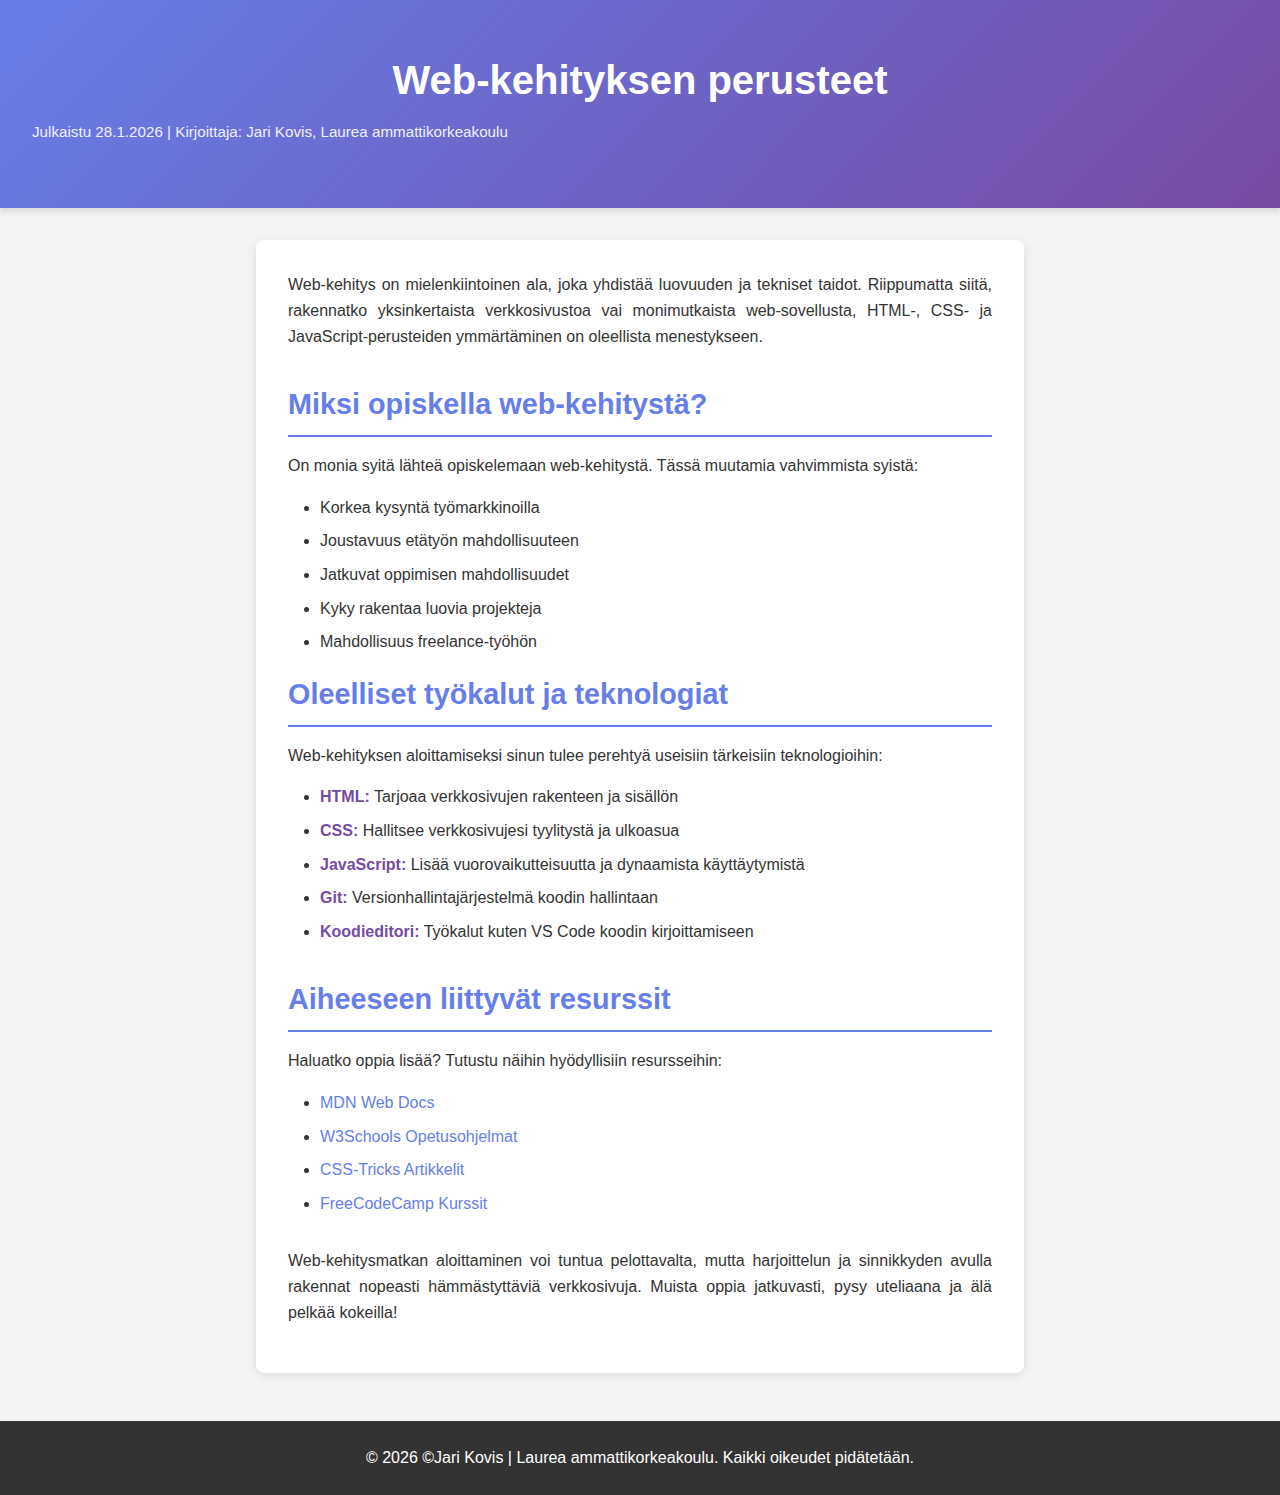
<file: Workshop01_Web-development-basics/tuntiesimerkit/exercise-1-html-structure/index.html>
<!DOCTYPE html>
<html lang="fi">

<head>
    <meta charset="UTF-8">
    <meta name="viewport" content="width=device-width, initial-scale=1.0">
    <title>Blogikirjoitus - HTML-rakenteen esimerkki</title>
    <link rel="stylesheet" href="./styles.css">
</head>

<body>
    <header class="post-header">
        <h1>Web-kehityksen perusteet</h1>
        <p class="post-meta">Julkaistu 28.1.2026 | Kirjoittaja: Jari Kovis, Laurea ammattikorkeakoulu</p>
    </header>

    <main class="post-content">
        <article>
            <section class="introduction">
                <p>
                    Web-kehitys on mielenkiintoinen ala, joka yhdistää luovuuden ja tekniset taidot.
                    Riippumatta siitä, rakennatko yksinkertaista verkkosivustoa vai monimutkaista
                    web-sovellusta, HTML-, CSS- ja JavaScript-perusteiden ymmärtäminen on oleellista menestykseen.
                </p>
            </section>

            <section class="main-content">
                <h2>Miksi opiskella web-kehitystä?</h2>
                <p>
                    On monia syitä lähteä opiskelemaan web-kehitystä. Tässä muutamia
                    vahvimmista syistä:
                </p>

                <ul>
                    <li>Korkea kysyntä työmarkkinoilla</li>
                    <li>Joustavuus etätyön mahdollisuuteen</li>
                    <li>Jatkuvat oppimisen mahdollisuudet</li>
                    <li>Kyky rakentaa luovia projekteja</li>
                    <li>Mahdollisuus freelance-työhön</li>
                </ul>

                <h2>Oleelliset työkalut ja teknologiat</h2>
                <p>
                    Web-kehityksen aloittamiseksi sinun tulee perehtyä useisiin
                    tärkeisiin teknologioihin:
                </p>

                <ul>
                    <li><strong>HTML:</strong> Tarjoaa verkkosivujen rakenteen ja sisällön</li>
                    <li><strong>CSS:</strong> Hallitsee verkkosivujesi tyylitystä ja ulkoasua</li>
                    <li><strong>JavaScript:</strong> Lisää vuorovaikutteisuutta ja dynaamista käyttäytymistä</li>
                    <li><strong>Git:</strong> Versionhallintajärjestelmä koodin hallintaan</li>
                    <li><strong>Koodieditori:</strong> Työkalut kuten VS Code koodin kirjoittamiseen</li>
                </ul>
            </section>

            <section class="related-articles">
                <h2>Aiheeseen liittyvät resurssit</h2>
                <p>
                    Haluatko oppia lisää? Tutustu näihin hyödyllisiin resursseihin:
                </p>
                <ul>
                    <li><a href="https://developer.mozilla.org">MDN Web Docs</a></li>
                    <li><a href="https://www.w3schools.com">W3Schools Opetusohjelmat</a></li>
                    <li><a href="https://css-tricks.com">CSS-Tricks Artikkelit</a></li>
                    <li><a href="https://www.freecodecamp.org">FreeCodeCamp Kurssit</a></li>
                </ul>
            </section>

            <section class="conclusion">
                <p>
                    Web-kehitysmatkan aloittaminen voi tuntua pelottavalta, mutta harjoittelun ja
                    sinnikkyden avulla rakennat nopeasti hämmästyttäviä verkkosivuja. Muista oppia jatkuvasti,
                    pysy uteliaana ja älä pelkää kokeilla!
                </p>
            </section>
        </article>
    </main>

    <footer class="post-footer">
        <p>&copy; 2026 &copy;Jari Kovis | Laurea ammattikorkeakoulu. Kaikki oikeudet pidätetään.</p>
    </footer>
</body>

</html>
</file>
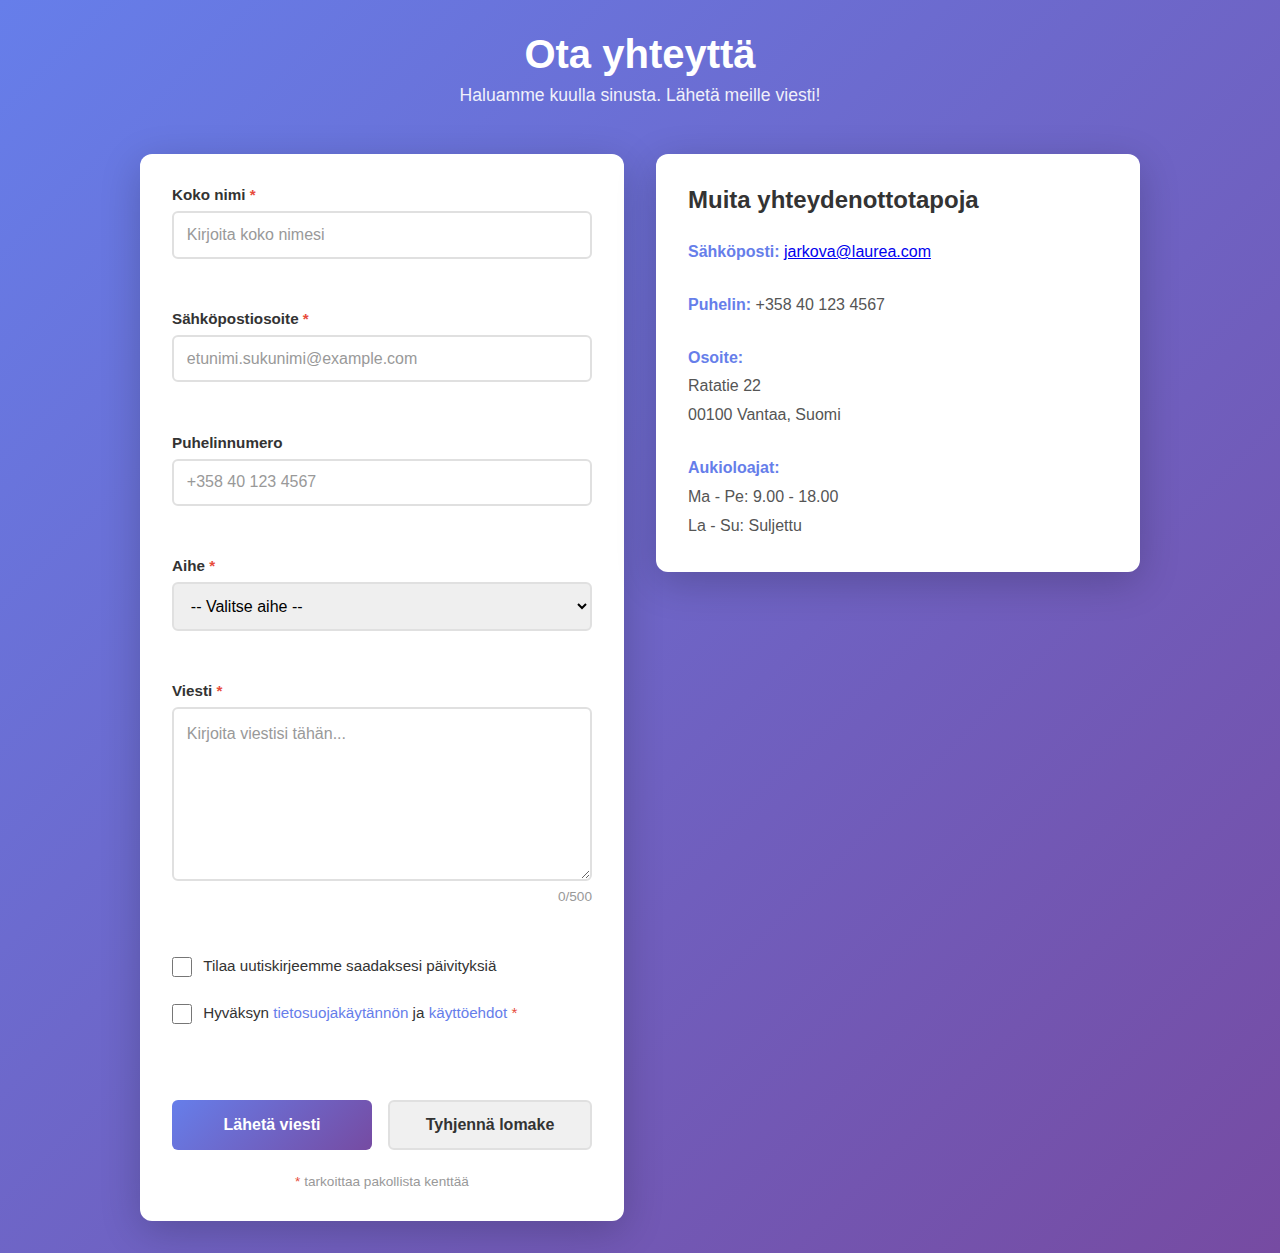
<file: Workshop01_Web-development-basics/tuntiesimerkit/exercise-4-form-validation/index.html>
<!DOCTYPE html>
<html lang="fi">

<head>
    <meta charset="UTF-8">
    <meta name="viewport" content="width=device-width, initial-scale=1.0">
    <title>Yhteydenottolomake - Lomakkeen tyylityksen esimerkki</title>
    <link rel="stylesheet" href="./styles.css">
</head>

<body>
    <main class="form-container">
        <header class="form-header">
            <h1>Ota yhteyttä</h1>
            <p>Haluamme kuulla sinusta. Lähetä meille viesti!</p>
        </header>

        <div class="form-wrapper">
            <form id="contactForm" class="contact-form" novalidate>
                <!-- Onnistumisviesti -->
                <div id="successMessage" class="success-message hidden">
                    <h3>✓ Viesti lähetetty onnistuneesti!</h3>
                    <p>Kiitos yhteydenotosta. Palaamme pian asiaan.</p>
                </div>

                <!-- Nimi -->
                <div class="form-group">
                    <label for="fullName">Koko nimi <span class="required">*</span></label>
                    <input type="text" id="fullName" name="fullName" placeholder="Kirjoita koko nimesi" required>
                    <span class="error-message" id="nameError"></span>
                </div>

                <!-- Sähköposti -->
                <div class="form-group">
                    <label for="email">Sähköpostiosoite <span class="required">*</span></label>
                    <input type="email" id="email" name="email" placeholder="etunimi.sukunimi@example.com" required>
                    <span class="error-message" id="emailError"></span>
                </div>

                <!-- Puhelin -->
                <div class="form-group">
                    <label for="phone">Puhelinnumero</label>
                    <input type="tel" id="phone" name="phone" placeholder="+358 40 123 4567">
                    <span class="error-message" id="phoneError"></span>
                </div>

                <!-- Aihe -->
                <div class="form-group">
                    <label for="subject">Aihe <span class="required">*</span></label>
                    <select id="subject" name="subject" required>
                        <option value="">-- Valitse aihe --</option>
                        <option value="general">Yleinen tiedustelu</option>
                        <option value="support">Tekninen tuki</option>
                        <option value="feedback">Palaute</option>
                        <option value="partnership">Yhteistyö</option>
                        <option value="other">Muu</option>
                    </select>
                    <span class="error-message" id="subjectError"></span>
                </div>

                <!-- Viesti -->
                <div class="form-group">
                    <label for="message">Viesti <span class="required">*</span></label>
                    <textarea id="message" name="message" rows="6" placeholder="Kirjoita viestisi tähän..."
                        required></textarea>
                    <span class="char-count"><span id="charCount">0</span>/500</span>
                    <span class="error-message" id="messageError"></span>
                </div>

                <!-- Valintaruutu -->
                <div class="form-group checkbox-group">
                    <div class="checkbox-wrapper">
                        <input type="checkbox" id="subscribe" name="subscribe">
                        <label for="subscribe" class="checkbox-label">
                            Tilaa uutiskirjeemme saadaksesi päivityksiä
                        </label>
                    </div>
                </div>

                <!-- Suostumus -->
                <div class="form-group checkbox-group">
                    <div class="checkbox-wrapper">
                        <input type="checkbox" id="agree" name="agree" required>
                        <label for="agree" class="checkbox-label">
                            Hyväksyn <a href="#">tietosuojakäytännön</a> ja <a href="#">käyttöehdot</a> <span
                                class="required">*</span>
                        </label>
                    </div>
                    <span class="error-message" id="agreeError"></span>
                </div>

                <!-- Lomakkeen toiminnot -->
                <div class="form-actions">
                    <button type="submit" class="btn btn-primary">Lähetä viesti</button>
                    <button type="reset" class="btn btn-secondary">Tyhjennä lomake</button>
                </div>

                <!-- Lomakkeen ohjeteksti -->
                <p class="form-help">
                    <span class="required">*</span> tarkoittaa pakollista kenttää
                </p>
            </form>
        </div>

        <!-- Yhteystiedot -->
        <aside class="contact-info">
            <h3>Muita yhteydenottotapoja</h3>
            <div class="info-item">
                <strong>Sähköposti:</strong> <a href="mailto:jarkova@laurea.com">jarkova@laurea.com</a>
            </div>
            <div class="info-item">
                <strong>Puhelin:</strong> +358 40 123 4567
            </div>
            <div class="info-item">
                <strong>Osoite:</strong><br>
                Ratatie 22<br>
                00100 Vantaa, Suomi
            </div>
            <div class="info-item">
                <strong>Aukioloajat:</strong><br>
                Ma - Pe: 9.00 - 18.00<br>
                La - Su: Suljettu
            </div>
        </aside>
    </main>

    <script src="./script.js"></script>
</body>

</html>
</file>
<file: Workshop01_Web-development-basics/tuntiesimerkit/exercise-1-html-structure/styles.css>
/* =================================
   Exercise 1: HTML Structure Example
   Blog Post Layout
   ================================= */

* {
  margin: 0;
  padding: 0;
  box-sizing: border-box;
}

body {
  font-family: "Segoe UI", Tahoma, Geneva, Verdana, sans-serif;
  line-height: 1.6;
  color: #333;
  background-color: #f4f4f4;
}

header.post-header {
  background: linear-gradient(135deg, #667eea 0%, #764ba2 100%);
  color: white;
  padding: 3rem 2rem;
  text-align: center;
  margin-bottom: 2rem;
  box-shadow: 0 4px 6px rgba(0, 0, 0, 0.1);
}

header.post-header h1 {
  font-size: 2.5rem;
  margin-bottom: 0.5rem;
}

header.post-header .post-meta {
  font-size: 0.95rem;
  opacity: 0.9;
}

main.post-content {
  max-width: 800px;
  margin: 0 auto 2rem;
  padding: 0 1rem;
}

article {
  background: white;
  padding: 2rem;
  border-radius: 8px;
  box-shadow: 0 2px 8px rgba(0, 0, 0, 0.1);
}

article section {
  margin-bottom: 2rem;
}

article section:last-child {
  margin-bottom: 0;
}

h2 {
  color: #667eea;
  font-size: 1.8rem;
  margin-bottom: 1rem;
  border-bottom: 2px solid #667eea;
  padding-bottom: 0.5rem;
}

p {
  margin-bottom: 1rem;
  text-align: justify;
}

ul {
  margin-left: 2rem;
  margin-bottom: 1rem;
}

li {
  margin-bottom: 0.5rem;
}

strong {
  color: #764ba2;
}

a {
  color: #667eea;
  text-decoration: none;
  transition: color 0.3s ease;
}

a:hover {
  color: #764ba2;
  text-decoration: underline;
}

footer.post-footer {
  background: #333;
  color: white;
  text-align: center;
  padding: 1.5rem;
  margin-top: 3rem;
}

footer.post-footer p {
  margin: 0;
  text-align: center;
}

/* Responsive Design */
@media (max-width: 768px) {
  header.post-header h1 {
    font-size: 2rem;
  }

  article {
    padding: 1.5rem;
  }

  h2 {
    font-size: 1.5rem;
  }
}
</file>
<file: Workshop01_Web-development-basics/tuntiesimerkit/exercise-4-form-validation/styles.css>
/* =================================
   Exercise 4: Form Validation & Styling
   Contact Form Example
   ================================= */

* {
    margin: 0;
    padding: 0;
    box-sizing: border-box;
}

body {
    font-family: 'Segoe UI', Tahoma, Geneva, Verdana, sans-serif;
    background: linear-gradient(135deg, #667eea 0%, #764ba2 100%);
    min-height: 100vh;
    padding: 2rem 1rem;
}

main.form-container {
    max-width: 1000px;
    margin: 0 auto;
    display: grid;
    grid-template-columns: 1fr 1fr;
    gap: 2rem;
    align-items: start;
}

/* Header */
.form-header {
    grid-column: 1 / -1;
    text-align: center;
    color: white;
    margin-bottom: 1rem;
}

.form-header h1 {
    font-size: 2.5rem;
    margin-bottom: 0.5rem;
}

.form-header p {
    font-size: 1.1rem;
    opacity: 0.9;
}

/* Form Wrapper */
.form-wrapper {
    background: white;
    padding: 2rem;
    border-radius: 12px;
    box-shadow: 0 10px 40px rgba(0, 0, 0, 0.2);
}

.contact-form {
    display: flex;
    flex-direction: column;
    gap: 1.5rem;
}

/* Success Message */
.success-message {
    background: #d4edda;
    border: 1px solid #c3e6cb;
    border-radius: 6px;
    padding: 1rem;
    color: #155724;
    margin-bottom: 1rem;
}

.success-message h3 {
    margin-bottom: 0.5rem;
    font-size: 1.1rem;
}

.success-message.hidden {
    display: none;
}

/* Form Groups */
.form-group {
    display: flex;
    flex-direction: column;
    gap: 0.5rem;
}

label {
    font-weight: 600;
    color: #333;
    font-size: 0.95rem;
}

.required {
    color: #e74c3c;
}

/* Input and Textarea Styles */
input[type="text"],
input[type="email"],
input[type="tel"],
select,
textarea {
    padding: 0.8rem;
    border: 2px solid #e0e0e0;
    border-radius: 6px;
    font-size: 1rem;
    font-family: inherit;
    transition: border-color 0.3s ease, box-shadow 0.3s ease;
}

input[type="text"]:focus,
input[type="email"]:focus,
input[type="tel"]:focus,
select:focus,
textarea:focus {
    outline: none;
    border-color: #667eea;
    box-shadow: 0 0 0 3px rgba(102, 126, 234, 0.1);
}

textarea {
    resize: vertical;
    min-height: 150px;
    line-height: 1.5;
}

/* Placeholder Styling */
input::placeholder,
textarea::placeholder {
    color: #999;
}

/* Character Count */
.char-count {
    font-size: 0.85rem;
    color: #999;
    text-align: right;
}

/* Error States */
input.error,
textarea.error,
select.error {
    border-color: #e74c3c;
    background: #fff5f5;
}

input.success,
textarea.success,
select.success {
    border-color: #27ae60;
    background: #f0fdf4;
}

.error-message {
    color: #e74c3c;
    font-size: 0.85rem;
    min-height: 1.2rem;
    display: block;
}

/* Checkbox Styles */
.checkbox-group {
    gap: 1rem;
}

.checkbox-wrapper {
    display: flex;
    align-items: flex-start;
    gap: 0.7rem;
}

input[type="checkbox"] {
    width: 20px;
    height: 20px;
    margin-top: 2px;
    cursor: pointer;
    accent-color: #667eea;
}

.checkbox-label {
    font-weight: normal;
    cursor: pointer;
    line-height: 1.5;
}

.checkbox-label a {
    color: #667eea;
    text-decoration: none;
    transition: text-decoration 0.3s ease;
}

.checkbox-label a:hover {
    text-decoration: underline;
}

/* Form Actions */
.form-actions {
    display: flex;
    gap: 1rem;
    margin-top: 1rem;
}

.btn {
    padding: 0.9rem 1.8rem;
    border: none;
    border-radius: 6px;
    font-size: 1rem;
    font-weight: 600;
    cursor: pointer;
    transition: transform 0.2s ease, box-shadow 0.2s ease;
    flex: 1;
}

.btn-primary {
    background: linear-gradient(135deg, #667eea 0%, #764ba2 100%);
    color: white;
}

.btn-primary:hover {
    transform: translateY(-2px);
    box-shadow: 0 8px 20px rgba(102, 126, 234, 0.3);
}

.btn-primary:active {
    transform: translateY(0);
}

.btn-secondary {
    background: #f0f0f0;
    color: #333;
    border: 2px solid #e0e0e0;
}

.btn-secondary:hover {
    background: #e8e8e8;
    border-color: #d0d0d0;
}

.btn:disabled {
    opacity: 0.5;
    cursor: not-allowed;
    transform: none;
}

/* Form Help Text */
.form-help {
    font-size: 0.85rem;
    color: #999;
    text-align: center;
}

/* Contact Info Sidebar */
.contact-info {
    background: white;
    padding: 2rem;
    border-radius: 12px;
    box-shadow: 0 10px 40px rgba(0, 0, 0, 0.2);
}

.contact-info h3 {
    font-size: 1.5rem;
    color: #333;
    margin-bottom: 1.5rem;
}

.info-item {
    margin-bottom: 1.5rem;
    line-height: 1.8;
    color: #555;
}

.info-item:last-child {
    margin-bottom: 0;
}

.info-item strong {
    color: #667eea;
}

/* Responsive Design */
@media (max-width: 768px) {
    main.form-container {
        grid-template-columns: 1fr;
        gap: 1.5rem;
    }

    .form-header h1 {
        font-size: 2rem;
    }

    .form-wrapper,
    .contact-info {
        padding: 1.5rem;
    }

    .form-actions {
        flex-direction: column;
    }

    .btn {
        width: 100%;
    }
}

@media (max-width: 480px) {
    body {
        padding: 1rem;
    }

    .form-header h1 {
        font-size: 1.5rem;
    }

    .form-header p {
        font-size: 1rem;
    }

    .form-wrapper,
    .contact-info {
        padding: 1.2rem;
        box-shadow: none;
        border: 1px solid #e0e0e0;
    }

    label {
        font-size: 0.9rem;
    }

    input,
    textarea,
    select {
        font-size: 16px; /* Prevents zoom on iOS */
    }

    textarea {
        min-height: 120px;
    }

    .contact-info h3 {
        font-size: 1.3rem;
    }

    .info-item {
        margin-bottom: 1rem;
    }
}
</file>
